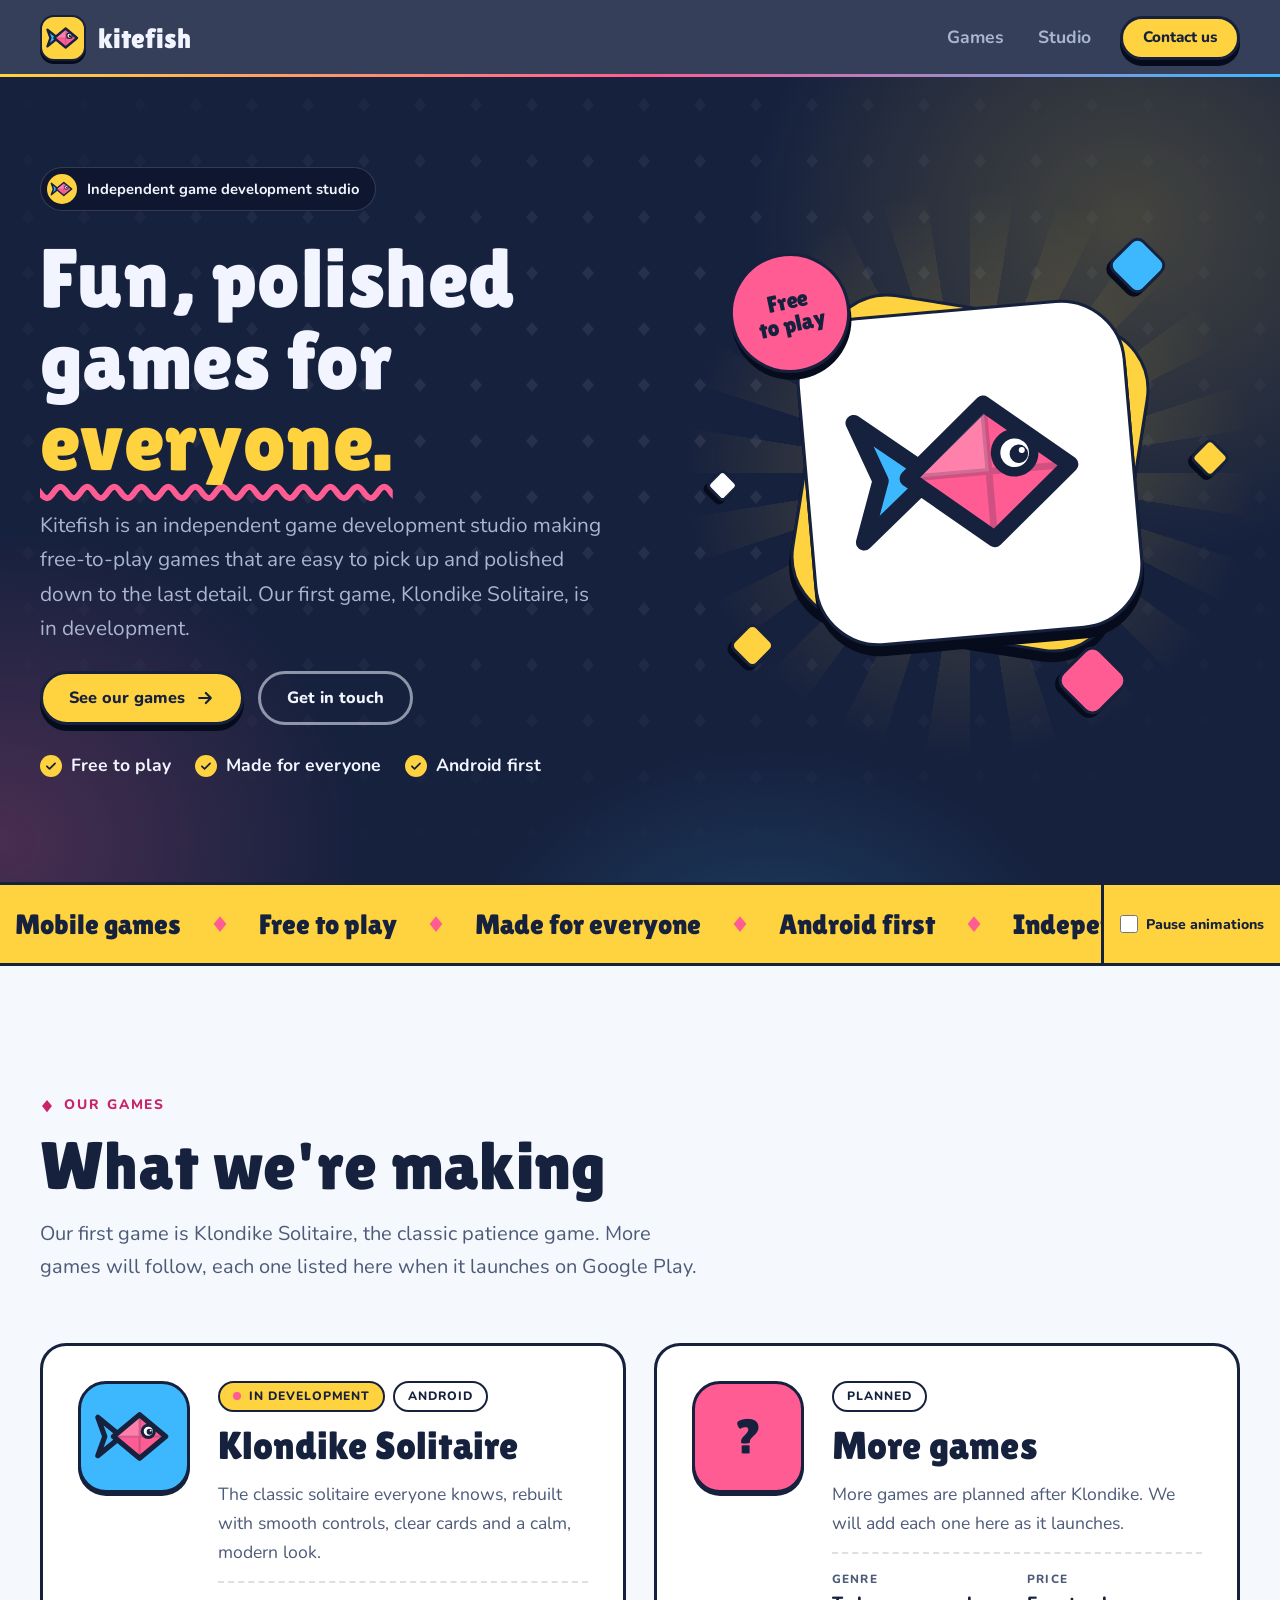
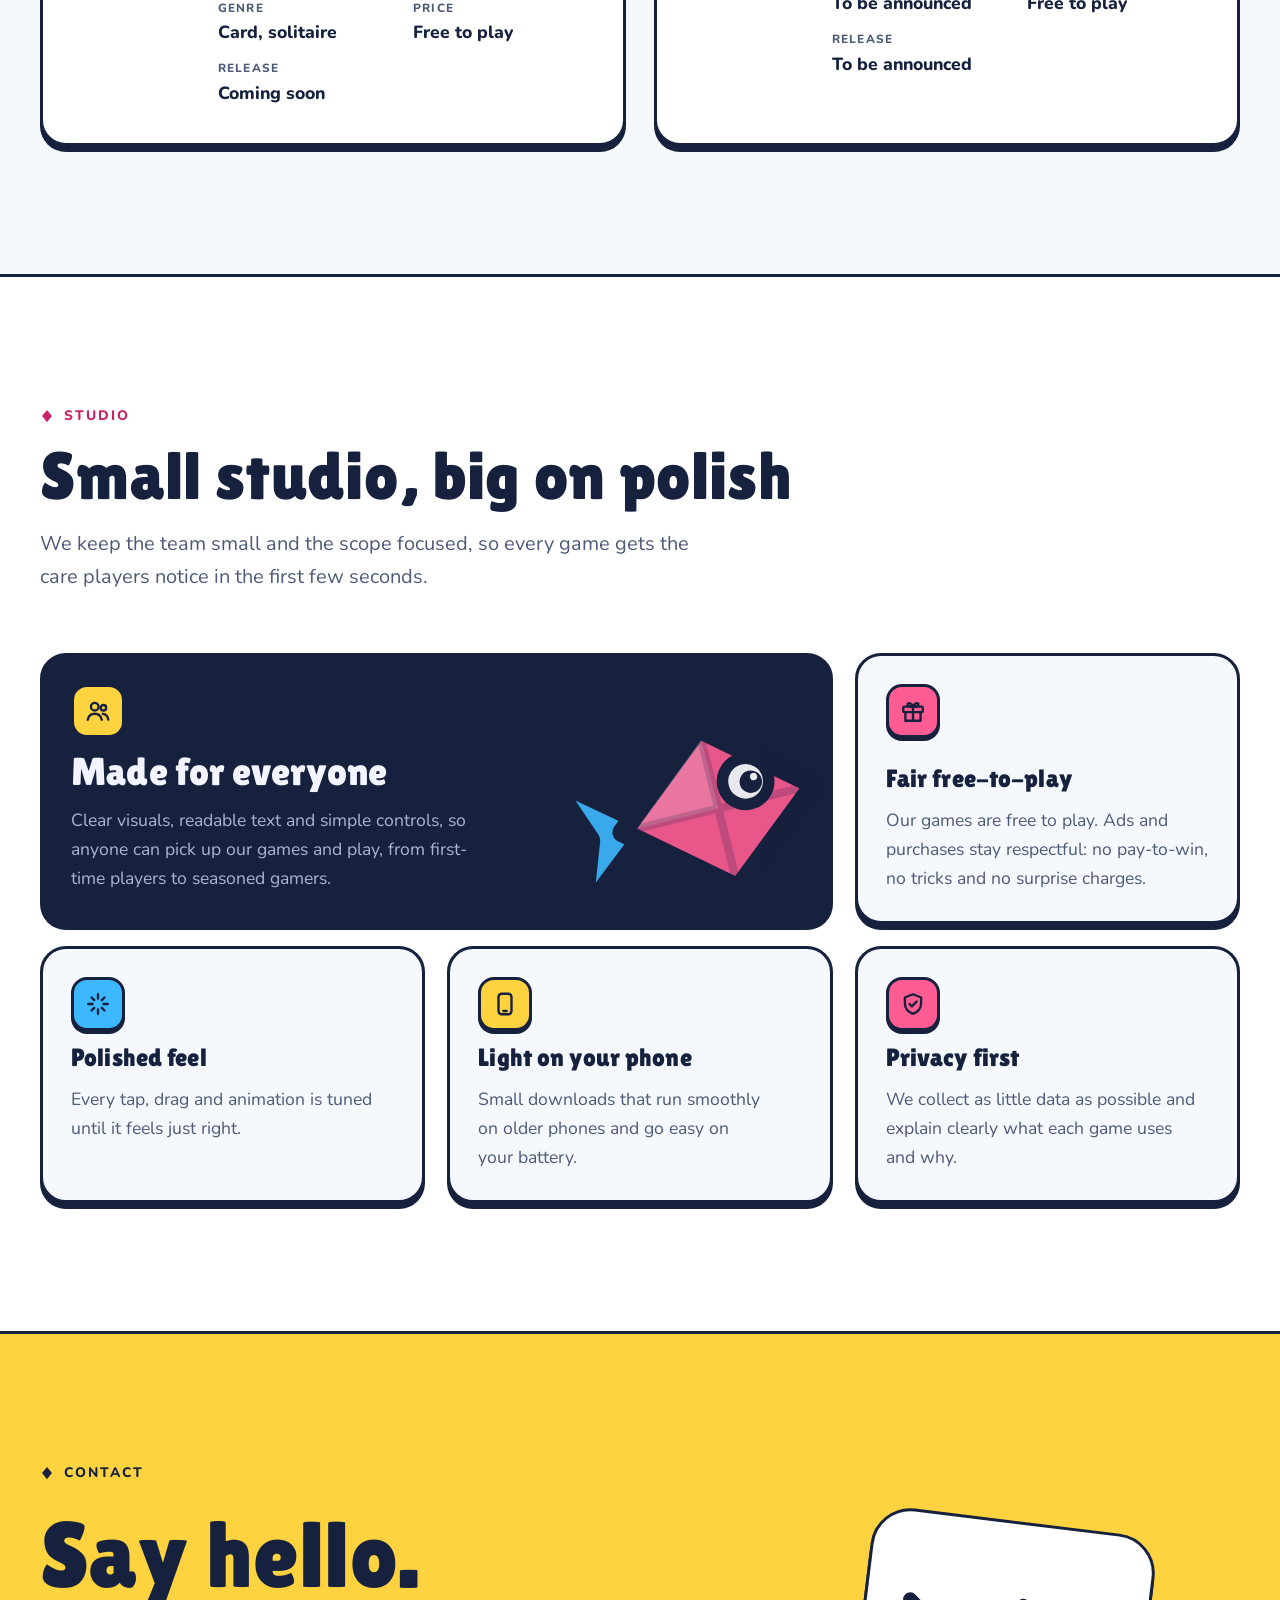
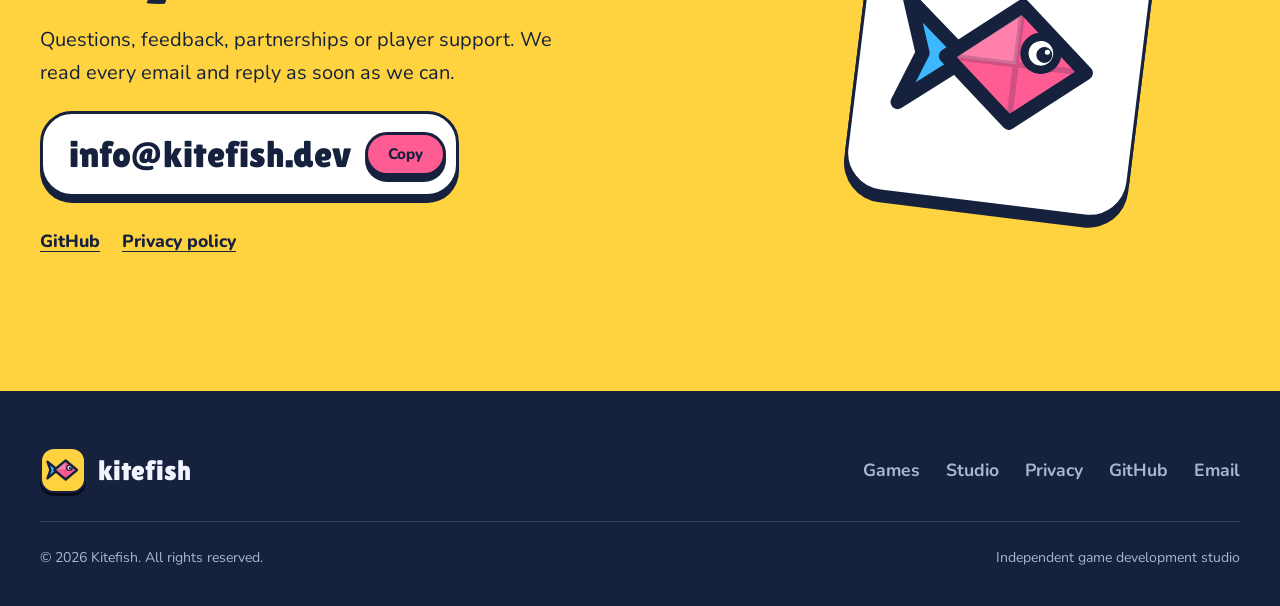
<file: index.html>
<!doctype html>
<html lang="en">
<head>
  <meta charset="utf-8">
  <meta name="viewport" content="width=device-width, initial-scale=1, viewport-fit=cover">
  <title>Kitefish | Independent Game Development Studio</title>
  <meta name="description" content="Kitefish is an independent game development studio making polished, free-to-play games for everyone. Our first game, Klondike Solitaire, is coming to Android.">
  <meta name="theme-color" content="#16213e">
  <meta property="og:type" content="website">
  <meta property="og:site_name" content="Kitefish">
  <meta property="og:title" content="Kitefish | Independent Game Development Studio">
  <meta property="og:description" content="Fun, polished games for everyone. Independent game development studio.">
  <meta property="og:url" content="https://kitefish.dev/">
  <meta property="og:image" content="https://kitefish.dev/images/og.png">
  <meta property="og:image:width" content="1200">
  <meta property="og:image:height" content="630">
  <meta property="og:image:alt" content="Kitefish logo: a pink diamond-shaped fish with a sky-blue tail on a yellow background">
  <meta name="twitter:card" content="summary_large_image">
  <meta name="twitter:image:alt" content="Kitefish logo: a pink diamond-shaped fish with a sky-blue tail on a yellow background">
  <link rel="icon" href="favicon.svg" type="image/svg+xml">
  <link rel="apple-touch-icon" href="images/logo.png">
  <link rel="preconnect" href="https://fonts.googleapis.com">
  <link rel="preconnect" href="https://fonts.gstatic.com" crossorigin>
  <link rel="stylesheet" href="https://fonts.googleapis.com/css2?family=Lilita+One&family=Nunito:wght@400;600;700;800&display=swap">
  <link rel="stylesheet" href="styles.css">
  <script src="site.js" defer></script>
  <script type="application/ld+json">
  {
    "@context": "https://schema.org",
    "@type": "Organization",
    "name": "Kitefish",
    "url": "https://kitefish.dev/",
    "logo": "https://kitefish.dev/images/logo.png",
    "email": "info@kitefish.dev",
    "sameAs": ["https://github.com/kitefish-dev"]
  }
  </script>
</head>
<body>
  <a class="skip" href="#main">Skip to content</a>

  <svg width="0" height="0" style="position:absolute" aria-hidden="true">
    <symbol id="i-arrow" viewBox="0 0 24 24"><path d="M5 12h14M13 6l6 6-6 6" fill="none" stroke="currentColor" stroke-width="2.6" stroke-linecap="round" stroke-linejoin="round"/></symbol>
    <symbol id="i-check" viewBox="0 0 24 24"><path d="m5 12.5 4.5 4.5L19 7.5" fill="none" stroke="currentColor" stroke-width="3" stroke-linecap="round" stroke-linejoin="round"/></symbol>
  </svg>

  <header class="site-header">
    <div class="wrap bar">
      <a class="brand" href="./" aria-label="Kitefish home">
        <span class="brand-mark"><img src="favicon.svg" alt="" width="38" height="38"></span>
        kitefish
      </a>
      <nav class="nav" aria-label="Main">
        <a href="#games">Games</a>
        <a href="#studio">Studio</a>
        <a class="btn btn-sun btn-sm" href="#contact">Contact us</a>
      </nav>
      <button class="menu-btn" type="button" popovertarget="menu" aria-label="Open menu">
        <svg viewBox="0 0 24 24" aria-hidden="true"><path d="M4 7h16M4 12h16M4 17h16" fill="none" stroke="currentColor" stroke-width="2.4" stroke-linecap="round"/></svg>
      </button>
    </div>
    <span class="progress" aria-hidden="true"></span>
  </header>

  <nav id="menu" class="menu" popover aria-label="Menu">
    <a href="#games">Games <svg aria-hidden="true"><use href="#i-arrow"/></svg></a>
    <a href="#studio">Studio <svg aria-hidden="true"><use href="#i-arrow"/></svg></a>
    <a href="#contact">Contact us <svg aria-hidden="true"><use href="#i-arrow"/></svg></a>
  </nav>

  <main id="main">
    <section class="hero">
      <div class="hero-bg" aria-hidden="true"></div>
      <div class="wrap hero-grid">
        <div class="hero-copy">
          <span class="hero-pill rise" style="--i:0"><img src="favicon.svg" alt="">Independent game development studio</span>
          <h1 class="rise" style="--i:1">Fun, polished games for <span class="hl">everyone.</span></h1>
          <p class="lede rise" style="--i:2">Kitefish is an independent game development studio making free-to-play games that are easy to pick up and polished down to the last detail. Our first game, Klondike Solitaire, is in development.</p>
          <div class="actions rise" style="--i:3">
            <a class="btn btn-sun" href="#games">See our games <svg aria-hidden="true"><use href="#i-arrow"/></svg></a>
            <a class="btn btn-line" href="#contact">Get in touch</a>
          </div>
          <ul class="checks rise" style="--i:4">
            <li><svg aria-hidden="true"><use href="#i-check"/></svg>Free to play</li>
            <li><svg aria-hidden="true"><use href="#i-check"/></svg>Made for everyone</li>
            <li><svg aria-hidden="true"><use href="#i-check"/></svg>Android first</li>
          </ul>
        </div>

        <div class="hero-art" aria-hidden="true">
          <div class="burst"></div>
          <div class="sticker-back"></div>
          <div class="sticker"><img src="favicon.svg" alt=""></div>
          <span class="confetti" style="--s:9cqi; --c:var(--sky); top:4%; right:12%; --d:5s"></span>
          <span class="confetti" style="--s:6cqi; --c:var(--sun); top:44%; right:-1%; --d:7s"></span>
          <span class="confetti" style="--s:11cqi; --c:var(--pink); bottom:3%; right:20%; --d:6s"></span>
          <span class="confetti" style="--s:7cqi; --c:var(--sun); bottom:12%; left:3%; --d:8s"></span>
          <span class="confetti" style="--s:5cqi; --c:var(--white); top:50%; left:-2%; --d:5.5s"></span>
          <span class="badge-free">Free<br>to play</span>
        </div>
      </div>
    </section>

    <div class="ticker">
      <div class="track" aria-hidden="true">
        <ul><li>Mobile games</li><li>Free to play</li><li>Made for everyone</li><li>Android first</li><li>Independent studio</li><li>Polished to the last detail</li></ul>
        <ul><li>Mobile games</li><li>Free to play</li><li>Made for everyone</li><li>Android first</li><li>Independent studio</li><li>Polished to the last detail</li></ul>
        <ul><li>Mobile games</li><li>Free to play</li><li>Made for everyone</li><li>Android first</li><li>Independent studio</li><li>Polished to the last detail</li></ul>
        <ul><li>Mobile games</li><li>Free to play</li><li>Made for everyone</li><li>Android first</li><li>Independent studio</li><li>Polished to the last detail</li></ul>
      </div>
      <label class="motion-toggle"><input type="checkbox" id="pause-motion"> Pause animations</label>
    </div>

    <section id="games" class="section">
      <div class="wrap">
        <header class="section-head reveal">
          <p class="eyebrow">Our games</p>
          <h2>What we're making</h2>
          <p>Our first game is Klondike Solitaire, the classic patience game. More games will follow, each one listed here when it launches on Google Play.</p>
        </header>

        <div class="games">
          <!--
            To add a released game, copy this block, swap in the game's icon and
            replace the "Coming soon" span with its Google Play link:

            <article class="game reveal">
              <div class="game-body">
                <div class="app-icon"><img src="images/games/my-game.png" alt=""></div>
                <div class="game-info">
                  <div class="pills"><span class="pill">Out now</span><span class="pill">Android</span></div>
                  <h3>My Game</h3>
                  <p>One or two sentences about the game.</p>
                  <a class="btn btn-sun" href="https://play.google.com/store/apps/details?id=dev.kitefish.mygame">Get it on Google Play</a>
                </div>
              </div>
            </article>
          -->
          <article class="game reveal">
            <div class="game-body">
              <div class="app-icon" style="--tint: var(--sky)"><img src="favicon.svg" alt=""></div>
              <div class="game-info">
                <div class="pills"><span class="pill live">In development</span><span class="pill">Android</span></div>
                <h3>Klondike Solitaire</h3>
                <p>The classic solitaire everyone knows, rebuilt with smooth controls, clear cards and a calm, modern look.</p>
                <dl class="specs">
                  <div><dt>Genre</dt><dd>Card, solitaire</dd></div>
                  <div><dt>Price</dt><dd>Free to play</dd></div>
                  <div><dt>Release</dt><dd>Coming soon</dd></div>
                </dl>
              </div>
            </div>
          </article>

          <article class="game reveal">
            <div class="game-body">
              <div class="app-icon" style="--tint: var(--pink)" aria-hidden="true">?</div>
              <div class="game-info">
                <div class="pills"><span class="pill">Planned</span></div>
                <h3>More games</h3>
                <p>More games are planned after Klondike. We will add each one here as it launches.</p>
                <dl class="specs">
                  <div><dt>Genre</dt><dd>To be announced</dd></div>
                  <div><dt>Price</dt><dd>Free to play</dd></div>
                  <div><dt>Release</dt><dd>To be announced</dd></div>
                </dl>
              </div>
            </div>
          </article>
        </div>
      </div>
    </section>

    <section id="studio" class="section studio">
      <div class="wrap">
        <header class="section-head reveal">
          <p class="eyebrow">Studio</p>
          <h2>Small studio, big on polish</h2>
          <p>We keep the team small and the scope focused, so every game gets the care players notice in the first few seconds.</p>
        </header>

        <div class="bento-wrap reveal">
          <ul class="bento">
            <li class="tile wide">
              <span class="ico"><svg viewBox="0 0 24 24" aria-hidden="true"><circle cx="9" cy="8" r="3.5"/><path d="M2.5 20c.8-3.6 3.4-5.5 6.5-5.5s5.7 1.9 6.5 5.5"/><circle cx="17" cy="9" r="2.5"/><path d="M16.5 14.6c2.6.2 4.4 1.9 5 5.4"/></svg></span>
              <h3>Made for everyone</h3>
              <p>Clear visuals, readable text and simple controls, so anyone can pick up our games and play, from first-time players to seasoned gamers.</p>
            </li>
            <li class="tile" style="--tint: var(--pink)">
              <span class="ico"><svg viewBox="0 0 24 24" aria-hidden="true"><rect x="3" y="8" width="18" height="5" rx="1"/><path d="M5 13v8h14v-8M12 8v13M12 8c-1.5-4-5-4-5-2s3 2 5 2c2 0 5 0 5-2s-3.5-2-5 2"/></svg></span>
              <h3>Fair free-to-play</h3>
              <p>Our games are free to play. Ads and purchases stay respectful: no pay-to-win, no tricks and no surprise charges.</p>
            </li>
            <li class="tile" style="--tint: var(--sky)">
              <span class="ico"><svg viewBox="0 0 24 24" aria-hidden="true"><path d="M12 3v4M12 17v4M3 12h4M17 12h4M6 6l2.5 2.5M15.5 15.5 18 18M6 18l2.5-2.5M15.5 8.5 18 6"/></svg></span>
              <h3>Polished feel</h3>
              <p>Every tap, drag and animation is tuned until it feels just right.</p>
            </li>
            <li class="tile">
              <span class="ico"><svg viewBox="0 0 24 24" aria-hidden="true"><rect x="6" y="2.5" width="12" height="19" rx="3"/><path d="M10.5 18.5h3"/></svg></span>
              <h3>Light on your phone</h3>
              <p>Small downloads that run smoothly on older phones and go easy on your battery.</p>
            </li>
            <li class="tile" style="--tint: var(--pink)">
              <span class="ico"><svg viewBox="0 0 24 24" aria-hidden="true"><path d="M12 3 4.5 6v5.5c0 4.6 3.2 8.4 7.5 9.5 4.3-1.1 7.5-4.9 7.5-9.5V6z"/><path d="m8.8 12 2.2 2.2 4.3-4.4"/></svg></span>
              <h3>Privacy first</h3>
              <p>We collect as little data as possible and explain clearly what each game uses and why.</p>
            </li>
          </ul>
        </div>
      </div>
    </section>

    <section id="contact" class="section contact">
      <div class="wrap contact-inner">
        <div class="contact-copy reveal">
          <p class="eyebrow">Contact</p>
          <h2>Say hello.</h2>
          <p>Questions, feedback, partnerships or player support. We read every email and reply as soon as we can.</p>
          <div class="email-card">
            <a class="email" id="email" href="mailto:info@kitefish.dev">info@kitefish.dev</a>
            <button class="btn btn-pink btn-sm" type="button" data-copy="info@kitefish.dev" data-target="#email" data-status="#copy-status" hidden>Copy</button>
            <span id="copy-status" class="visually-hidden" role="status"></span>
          </div>
          <div class="contact-links">
            <a href="https://github.com/kitefish-dev">GitHub</a>
            <a href="privacy.html">Privacy policy</a>
          </div>
        </div>
        <div class="contact-art" aria-hidden="true">
          <div class="sticker"><img src="favicon.svg" alt=""></div>
        </div>
      </div>
    </section>
  </main>

  <footer class="site-footer">
    <div class="wrap footer-grid">
      <a class="brand" href="./" aria-label="Kitefish home">
        <span class="brand-mark"><img src="favicon.svg" alt="" width="38" height="38"></span>
        kitefish
      </a>
      <nav class="footer-links" aria-label="Footer">
        <a href="#games">Games</a>
        <a href="#studio">Studio</a>
        <a href="privacy.html">Privacy</a>
        <a href="https://github.com/kitefish-dev">GitHub</a>
        <a href="mailto:info@kitefish.dev">Email</a>
      </nav>
      <p class="fine"><span>&copy; <span data-year>2026</span> Kitefish. All rights reserved.</span><span>Independent game development studio</span></p>
    </div>
  </footer>
</body>
</html>
</file>
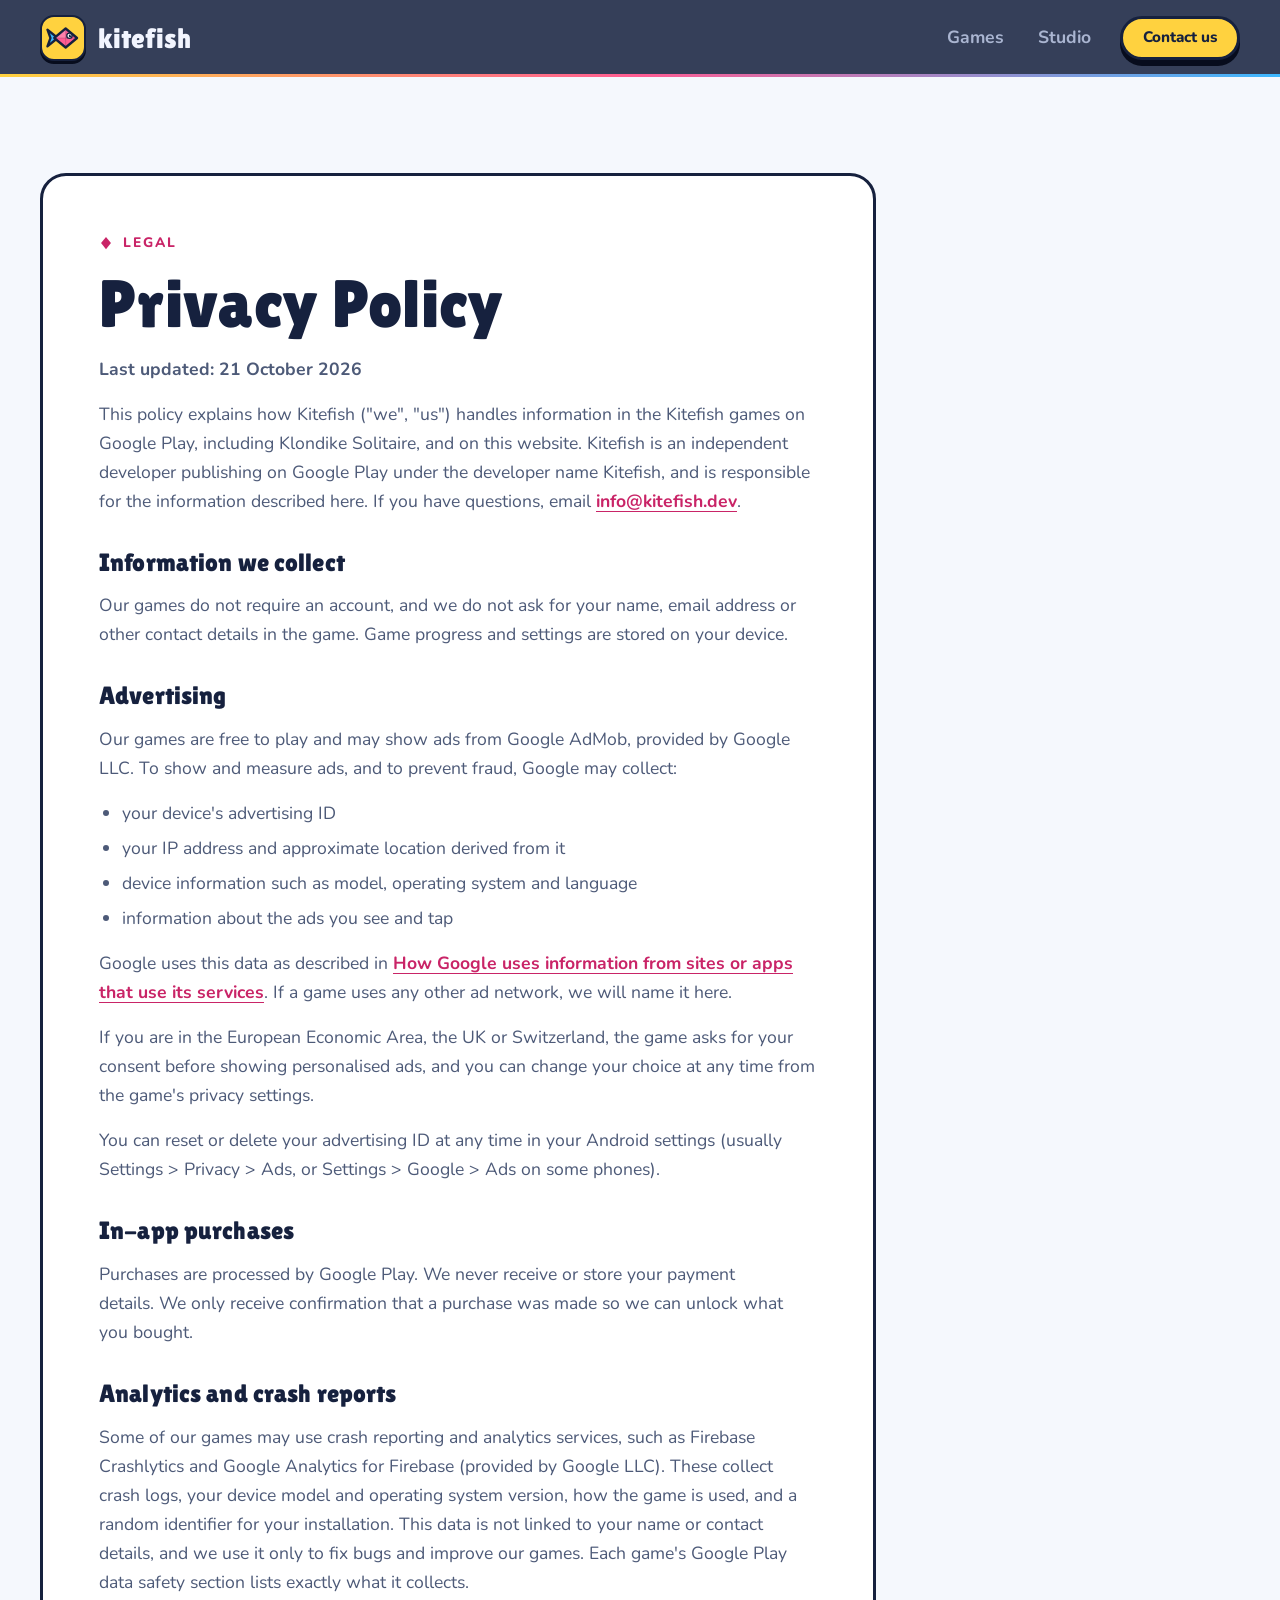
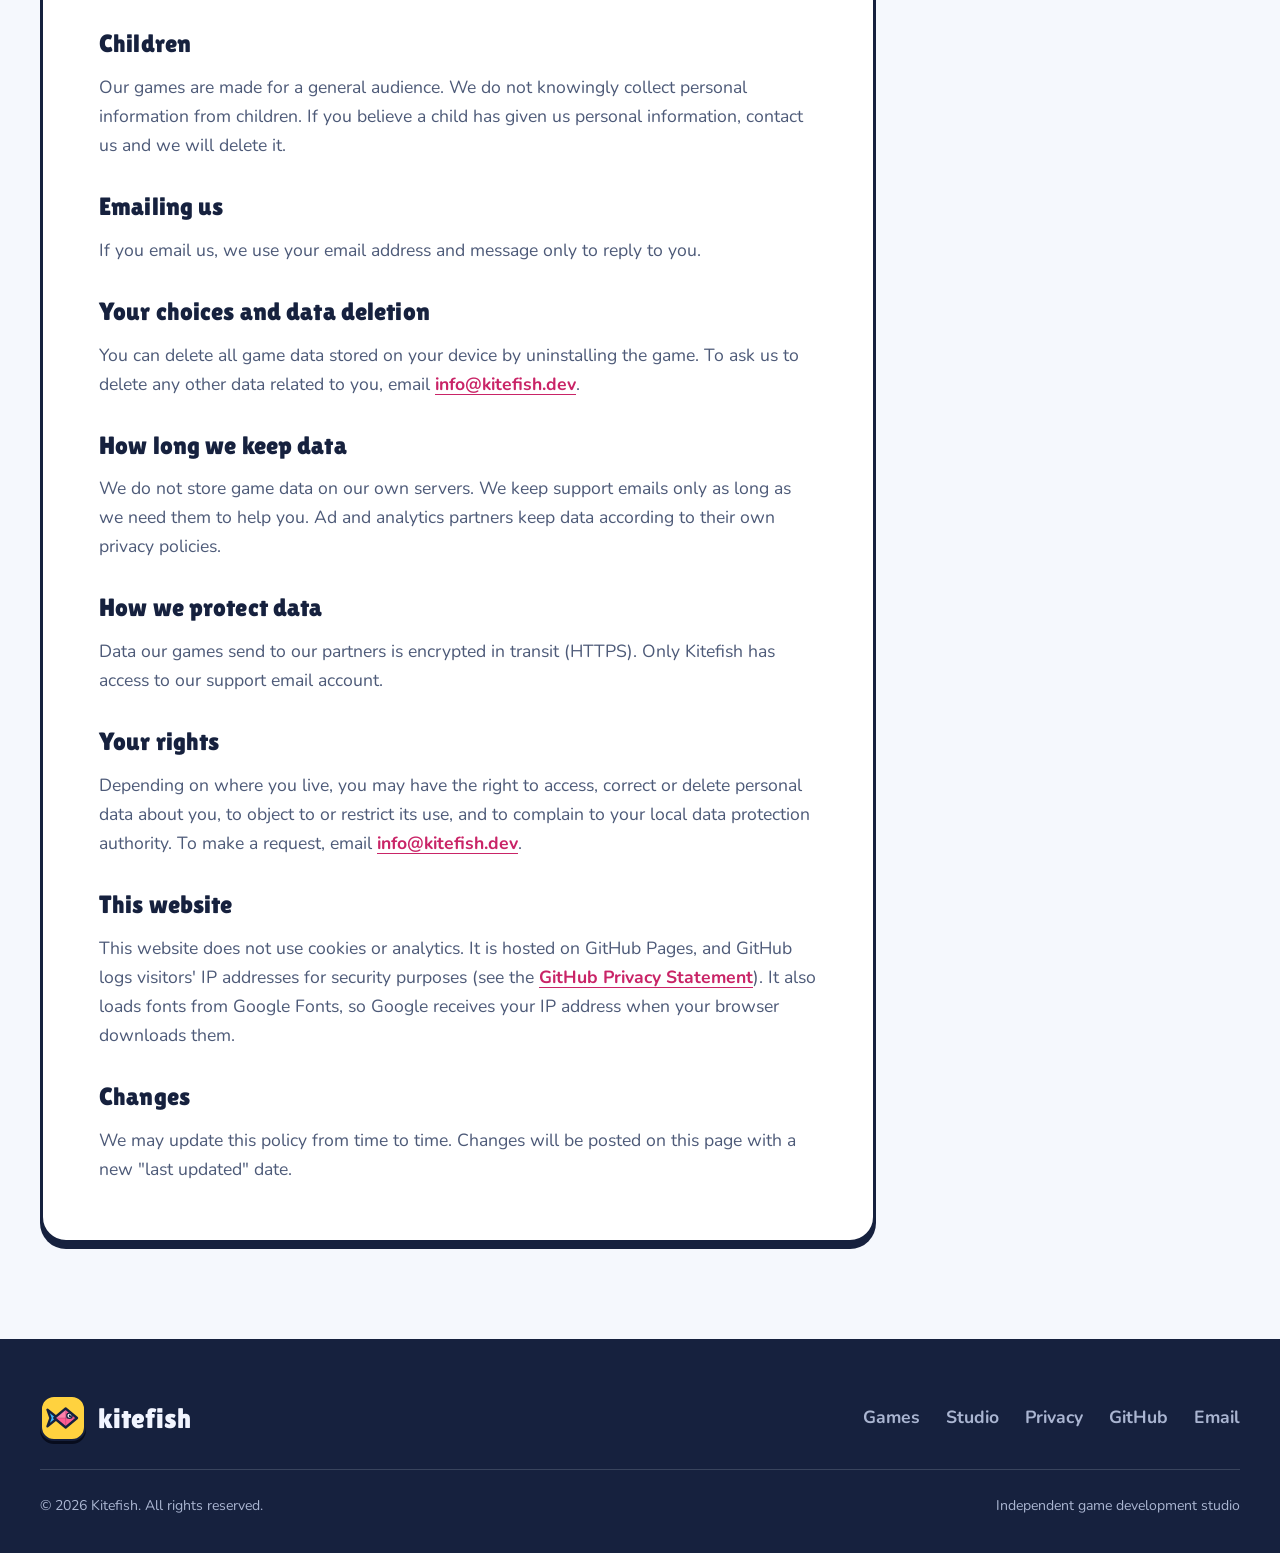
<file: privacy.html>
<!doctype html>
<html lang="en">
<head>
  <meta charset="utf-8">
  <meta name="viewport" content="width=device-width, initial-scale=1, viewport-fit=cover">
  <title>Privacy Policy | Kitefish</title>
  <meta name="description" content="How Kitefish games and the kitefish.dev website handle your data.">
  <meta name="theme-color" content="#16213e">
  <link rel="icon" href="favicon.svg" type="image/svg+xml">
  <link rel="apple-touch-icon" href="images/logo.png">
  <link rel="preconnect" href="https://fonts.googleapis.com">
  <link rel="preconnect" href="https://fonts.gstatic.com" crossorigin>
  <link rel="stylesheet" href="https://fonts.googleapis.com/css2?family=Lilita+One&family=Nunito:wght@400;600;700;800&display=swap">
  <link rel="stylesheet" href="styles.css">
  <script src="site.js" defer></script>
</head>
<body>
  <a class="skip" href="#main">Skip to content</a>

  <svg width="0" height="0" style="position:absolute" aria-hidden="true">
    <symbol id="i-arrow" viewBox="0 0 24 24"><path d="M5 12h14M13 6l6 6-6 6" fill="none" stroke="currentColor" stroke-width="2.6" stroke-linecap="round" stroke-linejoin="round"/></symbol>
  </svg>

  <header class="site-header">
    <div class="wrap bar">
      <a class="brand" href="./" aria-label="Kitefish home">
        <span class="brand-mark"><img src="favicon.svg" alt="" width="38" height="38"></span>
        kitefish
      </a>
      <nav class="nav" aria-label="Main">
        <a href="./#games">Games</a>
        <a href="./#studio">Studio</a>
        <a class="btn btn-sun btn-sm" href="./#contact">Contact us</a>
      </nav>
      <button class="menu-btn" type="button" popovertarget="menu" aria-label="Open menu">
        <svg viewBox="0 0 24 24" aria-hidden="true"><path d="M4 7h16M4 12h16M4 17h16" fill="none" stroke="currentColor" stroke-width="2.4" stroke-linecap="round"/></svg>
      </button>
    </div>
    <span class="progress" aria-hidden="true"></span>
  </header>

  <nav id="menu" class="menu" popover aria-label="Menu">
    <a href="./#games">Games <svg aria-hidden="true"><use href="#i-arrow"/></svg></a>
    <a href="./#studio">Studio <svg aria-hidden="true"><use href="#i-arrow"/></svg></a>
    <a href="./#contact">Contact us <svg aria-hidden="true"><use href="#i-arrow"/></svg></a>
  </nav>

  <main id="main" class="doc">
    <div class="wrap">
      <article class="prose">
        <p class="eyebrow">Legal</p>
        <h1>Privacy Policy</h1>
        <p class="updated">Last updated: 21 October 2026</p>

        <p>This policy explains how Kitefish ("we", "us") handles information in the Kitefish games on Google Play, including Klondike Solitaire, and on this website. Kitefish is an independent developer publishing on Google Play under the developer name Kitefish, and is responsible for the information described here. If you have questions, email <a href="mailto:info@kitefish.dev">info@kitefish.dev</a>.</p>

        <h2>Information we collect</h2>
        <p>Our games do not require an account, and we do not ask for your name, email address or other contact details in the game. Game progress and settings are stored on your device.</p>

        <h2>Advertising</h2>
        <p>Our games are free to play and may show ads from Google AdMob, provided by Google LLC. To show and measure ads, and to prevent fraud, Google may collect:</p>
        <ul>
          <li>your device's advertising ID</li>
          <li>your IP address and approximate location derived from it</li>
          <li>device information such as model, operating system and language</li>
          <li>information about the ads you see and tap</li>
        </ul>
        <p>Google uses this data as described in <a href="https://policies.google.com/technologies/partner-sites">How Google uses information from sites or apps that use its services</a>. If a game uses any other ad network, we will name it here.</p>
        <p>If you are in the European Economic Area, the UK or Switzerland, the game asks for your consent before showing personalised ads, and you can change your choice at any time from the game's privacy settings.</p>
        <p>You can reset or delete your advertising ID at any time in your Android settings (usually Settings &gt; Privacy &gt; Ads, or Settings &gt; Google &gt; Ads on some phones).</p>

        <h2>In-app purchases</h2>
        <p>Purchases are processed by Google Play. We never receive or store your payment details. We only receive confirmation that a purchase was made so we can unlock what you bought.</p>

        <h2>Analytics and crash reports</h2>
        <p>Some of our games may use crash reporting and analytics services, such as Firebase Crashlytics and Google Analytics for Firebase (provided by Google LLC). These collect crash logs, your device model and operating system version, how the game is used, and a random identifier for your installation. This data is not linked to your name or contact details, and we use it only to fix bugs and improve our games. Each game's Google Play data safety section lists exactly what it collects.</p>

        <h2>Children</h2>
        <p>Our games are made for a general audience. We do not knowingly collect personal information from children. If you believe a child has given us personal information, contact us and we will delete it.</p>

        <h2>Emailing us</h2>
        <p>If you email us, we use your email address and message only to reply to you.</p>

        <h2>Your choices and data deletion</h2>
        <p>You can delete all game data stored on your device by uninstalling the game. To ask us to delete any other data related to you, email <a href="mailto:info@kitefish.dev">info@kitefish.dev</a>.</p>

        <h2>How long we keep data</h2>
        <p>We do not store game data on our own servers. We keep support emails only as long as we need them to help you. Ad and analytics partners keep data according to their own privacy policies.</p>

        <h2>How we protect data</h2>
        <p>Data our games send to our partners is encrypted in transit (HTTPS). Only Kitefish has access to our support email account.</p>

        <h2>Your rights</h2>
        <p>Depending on where you live, you may have the right to access, correct or delete personal data about you, to object to or restrict its use, and to complain to your local data protection authority. To make a request, email <a href="mailto:info@kitefish.dev">info@kitefish.dev</a>.</p>

        <h2>This website</h2>
        <p>This website does not use cookies or analytics. It is hosted on GitHub Pages, and GitHub logs visitors' IP addresses for security purposes (see the <a href="https://docs.github.com/en/site-policy/privacy-policies/github-general-privacy-statement">GitHub Privacy Statement</a>). It also loads fonts from Google Fonts, so Google receives your IP address when your browser downloads them.</p>

        <h2>Changes</h2>
        <p>We may update this policy from time to time. Changes will be posted on this page with a new "last updated" date.</p>
      </article>
    </div>
  </main>

  <footer class="site-footer">
    <div class="wrap footer-grid">
      <a class="brand" href="./" aria-label="Kitefish home">
        <span class="brand-mark"><img src="favicon.svg" alt="" width="38" height="38"></span>
        kitefish
      </a>
      <nav class="footer-links" aria-label="Footer">
        <a href="./#games">Games</a>
        <a href="./#studio">Studio</a>
        <a href="privacy.html" aria-current="page">Privacy</a>
        <a href="https://github.com/kitefish-dev">GitHub</a>
        <a href="mailto:info@kitefish.dev">Email</a>
      </nav>
      <p class="fine"><span>&copy; <span data-year>2026</span> Kitefish. All rights reserved.</span><span>Independent game development studio</span></p>
    </div>
  </footer>
</body>
</html>
</file>
<file: styles.css>
/* Kitefish site styles.
   Brand: "Sticker Pop" — sunshine, bubblegum, sky and a navy outline that
   gives every element a die-cut sticker edge. */

@media (prefers-reduced-motion: no-preference) {
  @view-transition { navigation: auto; }
}

@layer reset, tokens, base, layout, components, sections, motion;

/* ---------- Reset ---------- */
@layer reset {
  *, *::before, *::after { box-sizing: border-box; }
  * { margin: 0; padding: 0; }
  html { -webkit-text-size-adjust: none; text-size-adjust: none; }
  img, svg { display: block; max-width: 100%; }
  ul, ol { list-style: none; }
  button { font: inherit; color: inherit; background: none; border: 0; cursor: pointer; }
  [hidden] { display: none !important; }
}

/* ---------- Tokens ---------- */
@layer tokens {
  :root {
    color-scheme: light;

    /* Brand */
    --sun: #ffd23f;
    --pink: #ff5c93;
    --sky: #3db8ff;
    --navy: #16213e;
    --white: #ffffff;

    /* Derived */
    --navy-deep: #070c1d;
    --paper: #f5f8fd;
    --ink: var(--navy);
    --ink-muted: #4d5a78;
    --on-navy: #f2f5ff;
    --on-navy-muted: #aab5d1;
    --line: color-mix(in oklch, var(--navy) 14%, transparent);
    --line-on-navy: color-mix(in oklch, var(--on-navy) 16%, transparent);
    --pink-deep: #c92467;

    /* The brand diamond, used as a mask */
    --diamond: url("data:image/svg+xml,%3Csvg xmlns='http://www.w3.org/2000/svg' viewBox='0 0 24 24'%3E%3Cpath d='M12 1.5 20.5 12 12 22.5 3.5 12z'/%3E%3C/svg%3E");

    /* Type */
    --font-display: "Lilita One", "Arial Rounded MT Bold", "Trebuchet MS", sans-serif;
    --font-body: "Nunito", ui-rounded, system-ui, -apple-system, "Segoe UI", Roboto, sans-serif;
    --step--1: clamp(0.8rem, 0.78rem + 0.1vw, 0.86rem);
    --step-0: clamp(1rem, 0.97rem + 0.18vw, 1.1rem);
    --step-1: clamp(1.3rem, 1.18rem + 0.5vw, 1.6rem);
    --step-2: clamp(1.7rem, 1.4rem + 1.3vw, 2.5rem);
    --step-3: clamp(2.3rem, 1.6rem + 3.2vw, 4.2rem);

    /* Sticker system */
    --lift-c: var(--navy);
    --border: 3px solid var(--navy);
    --radius: 26px;
    --radius-sm: 16px;

    --max: 1200px;
    --header-h: 76px;
    --ease-out: cubic-bezier(0.16, 1, 0.3, 1);
    --ease-spring: cubic-bezier(0.34, 1.56, 0.64, 1);
  }

  /* Re-resolve the drop shadows wherever a section changes --lift-c */
  :root, .site-header, .hero {
    --lift: 0 6px 0 var(--lift-c);
    --lift-hover: 0 9px 0 var(--lift-c);
    --lift-sm: 0 3px 0 var(--lift-c);
  }

  @supports (color: oklch(from red l c h)) {
    :root { --pink-deep: oklch(from var(--pink) calc(l - 0.15) c h); }
  }
}

/* ---------- Base ---------- */
@layer base {
  html {
    background: var(--navy);
    scroll-padding-top: calc(var(--header-h) + 12px);
  }
  body {
    min-height: 100svh;
    background: var(--paper);
    color: var(--ink);
    font-family: var(--font-body);
    font-size: var(--step-0);
    line-height: 1.65;
    -webkit-font-smoothing: antialiased;
    overflow-x: clip;
  }
  h1, h2, h3 {
    font-family: var(--font-display);
    font-weight: 400;
    line-height: 1.02;
    letter-spacing: 0.005em;
    text-wrap: balance;
  }
  p { text-wrap: pretty; }
  a { color: inherit; text-underline-offset: 0.2em; }
  /* Navy ring on light surfaces, sky ring on navy ones */
  :focus-visible { outline: 3px solid var(--focus, var(--navy)); outline-offset: 3px; border-radius: 10px; }
  .site-header, .hero, .site-footer, .skip { --focus: var(--sky); }
  .visually-hidden {
    position: absolute;
    width: 1px; height: 1px;
    margin: -1px;
    overflow: hidden;
    clip-path: inset(50%);
    white-space: nowrap;
  }
  ::selection { background: var(--sun); color: var(--navy); }
  .skip {
    position: absolute;
    left: 16px;
    top: -100px;
    z-index: 100;
    padding: 10px 16px;
    border: var(--border);
    border-radius: 12px;
    background: var(--sun);
    color: var(--navy);
    font-weight: 800;
    &:focus { top: 12px; }
  }
}

/* ---------- Layout ---------- */
@layer layout {
  .wrap {
    width: 100%;
    max-width: calc(var(--max) + 80px);
    margin-inline: auto;
    padding-left: max(clamp(16px, 4vw, 40px), env(safe-area-inset-left, 0px));
    padding-right: max(clamp(16px, 4vw, 40px), env(safe-area-inset-right, 0px));
  }
  .section { padding-block: clamp(72px, 10vw, 136px); }
  .section-head {
    display: grid;
    justify-items: start;
    gap: 16px;
    max-width: 780px;
    margin-bottom: clamp(36px, 5vw, 60px);
    & h2 { font-size: var(--step-3); }
    & p { color: var(--ink-muted); font-size: clamp(1.05rem, 1rem + 0.4vw, 1.25rem); max-width: 56ch; }
  }
}

/* ---------- Components ---------- */
@layer components {
  .eyebrow {
    display: inline-flex;
    align-items: center;
    gap: 10px;
    font-weight: 800;
    font-size: var(--step--1);
    letter-spacing: 0.14em;
    text-transform: uppercase;
    color: var(--pink-deep);
    &::before {
      content: "";
      width: 14px; height: 14px;
      background: currentColor;
      -webkit-mask: var(--diamond) center / contain no-repeat;
      mask: var(--diamond) center / contain no-repeat;
    }
  }

  /* Sticker buttons: outline + solid drop that presses down */
  .btn {
    --bg: var(--white);
    --fg: var(--navy);
    display: inline-flex;
    align-items: center;
    justify-content: center;
    gap: 10px;
    min-height: 54px;
    padding: 0 26px;
    border: var(--border);
    border-radius: 999px;
    background: var(--bg);
    color: var(--fg);
    box-shadow: var(--lift);
    font-weight: 800;
    font-size: 1.02rem;
    text-decoration: none;
    white-space: nowrap;
    transition: translate 0.2s var(--ease-out), box-shadow 0.2s var(--ease-out), background-color 0.2s;
    & svg { width: 20px; height: 20px; flex: none; transition: translate 0.3s var(--ease-spring); }
    &:hover { translate: 0 -3px; box-shadow: var(--lift-hover); & svg { translate: 3px 0; } }
    &:active { translate: 0 4px; box-shadow: 0 2px 0 var(--lift-c); }
  }
  .btn-sun { --bg: var(--sun); &:hover { --bg: color-mix(in oklch, var(--sun), var(--white) 25%); } }
  .btn-pink { --bg: var(--pink); --fg: var(--navy); }
  .btn-line {
    --bg: transparent;
    --fg: var(--on-navy);
    border-color: color-mix(in oklch, var(--on-navy) 55%, transparent);
    box-shadow: none;
    &:hover { --bg: var(--line-on-navy); box-shadow: none; border-color: var(--on-navy); }
    &:active { box-shadow: none; }
  }
  .btn-sm { min-height: 44px; padding-inline: 20px; font-size: 0.95rem; }

  .pill {
    display: inline-flex;
    align-items: center;
    gap: 8px;
    padding: 5px 13px;
    border: 2px solid var(--navy);
    border-radius: 999px;
    background: var(--white);
    font-weight: 800;
    font-size: 0.76rem;
    letter-spacing: 0.08em;
    text-transform: uppercase;
    line-height: 1.4;
    &.live {
      background: var(--sun);
      &::before {
        content: "";
        width: 8px; height: 8px;
        border-radius: 50%;
        background: var(--pink);
      }
    }
  }
  .pills { display: flex; flex-wrap: wrap; gap: 8px; }

  /* Brand lockup: app-icon tile + wordmark */
  .brand {
    display: inline-flex;
    align-items: center;
    gap: 12px;
    text-decoration: none;
    font-family: var(--font-display);
    font-size: 1.75rem;
    line-height: 1;
    & .brand-mark {
      display: grid;
      place-items: center;
      width: 46px; height: 46px;
      border: 2.5px solid var(--navy);
      border-radius: 14px;
      background: var(--sun);
      box-shadow: 0 3px 0 var(--navy-deep);
      transition: rotate 0.5s var(--ease-spring), scale 0.5s var(--ease-spring);
      & img { width: 38px; height: 38px; }
    }
    &:hover .brand-mark { rotate: -8deg; scale: 1.06; }
  }
}

/* ---------- Sections ---------- */
@layer sections {

  /* Header */
  .site-header {
    --lift-c: var(--navy-deep);
    position: sticky;
    top: 0;
    z-index: 50;
    padding-top: env(safe-area-inset-top, 0px);
    background: color-mix(in oklch, var(--navy) 86%, transparent);
    backdrop-filter: blur(14px) saturate(150%);
    -webkit-backdrop-filter: blur(14px) saturate(150%);
    border-bottom: 1px solid var(--line-on-navy);
    color: var(--on-navy);
    /* Only one element per page may carry a given transition name */
    & .brand { view-transition-name: brand; }
    & .bar {
      height: var(--header-h);
      display: flex;
      align-items: center;
      justify-content: space-between;
      gap: 16px;
    }
  }
  .progress { display: none; }
  .nav {
    display: flex;
    align-items: center;
    gap: 4px;
    & > a:not(.btn) {
      padding: 8px 15px;
      border-radius: 999px;
      font-weight: 700;
      text-decoration: none;
      color: var(--on-navy-muted);
      transition: color 0.2s, background-color 0.2s;
      &:hover { color: var(--on-navy); background: var(--line-on-navy); }
    }
    & .btn { margin-left: 10px; }
  }
  .menu-btn {
    display: none;
    place-items: center;
    width: 46px; height: 46px;
    border: 2px solid var(--line-on-navy);
    border-radius: 14px;
    color: var(--on-navy);
    & svg { width: 22px; height: 22px; }
  }
  @media (width < 760px) {
    .nav { display: none; }
    .menu-btn { display: grid; }
  }

  /* Mobile menu (popover) */
  .menu {
    position: fixed;
    inset: calc(var(--header-h) + env(safe-area-inset-top, 0px) + 8px) max(16px, env(safe-area-inset-right, 0px)) auto auto;
    width: min(280px, calc(100vw - 32px));
    margin: 0;
    padding: 10px;
    border: var(--border);
    border-radius: 22px;
    background: var(--white);
    color: var(--navy);
    box-shadow: var(--lift);
    opacity: 0;
    translate: 0 -10px;
    scale: 0.97;
    transform-origin: top right;
    transition: opacity 0.2s, translate 0.3s var(--ease-out), scale 0.3s var(--ease-out),
      overlay 0.3s allow-discrete, display 0.3s allow-discrete;
    &:popover-open {
      display: grid;
      gap: 2px;
      opacity: 1;
      translate: 0 0;
      scale: 1;
      @starting-style { opacity: 0; translate: 0 -10px; scale: 0.97; }
    }
    & a {
      display: flex;
      align-items: center;
      justify-content: space-between;
      padding: 13px 14px;
      border-radius: 14px;
      font-weight: 800;
      text-decoration: none;
      &:hover { background: var(--paper); }
      & svg { width: 18px; height: 18px; }
    }
    &::backdrop { background: color-mix(in oklch, var(--navy) 40%, transparent); }
  }

  /* Hero */
  .hero {
    --lift-c: var(--navy-deep);
    position: relative;
    isolation: isolate;
    overflow: clip;
    background: var(--navy);
    color: var(--on-navy);
    padding-block: clamp(44px, 7vw, 100px) clamp(56px, 8vw, 110px);
  }
  .hero-bg {
    position: absolute;
    inset: 0;
    z-index: -1;
    pointer-events: none;
    background:
      radial-gradient(42% 60% at 88% 18%, color-mix(in oklch, var(--sun) 20%, transparent), transparent 70%),
      radial-gradient(40% 55% at 0% 95%, color-mix(in oklch, var(--pink) 22%, transparent), transparent 70%),
      radial-gradient(35% 45% at 60% 115%, color-mix(in oklch, var(--sky) 22%, transparent), transparent 70%);
    &::before {
      content: "";
      position: absolute;
      inset: 0;
      background-image: url("data:image/svg+xml,%3Csvg xmlns='http://www.w3.org/2000/svg' width='56' height='56'%3E%3Cpath d='M28 21l6 7-6 7-6-7z' fill='%23fff'/%3E%3C/svg%3E");
      background-size: 56px 56px;
      opacity: 0.07;
      mask-image: radial-gradient(85% 75% at 50% 40%, #000 20%, transparent 80%);
    }
  }
  .hero-grid {
    display: grid;
    grid-template-columns: minmax(0, 1.1fr) minmax(0, 1fr);
    align-items: center;
    gap: clamp(28px, 5vw, 72px);
  }
  @media (width < 900px) {
    .hero-grid { grid-template-columns: minmax(0, 1fr); }
  }
  .hero-copy {
    container-type: inline-size;
    display: grid;
    justify-items: start;
    gap: 26px;
    & h1 {
      font-size: clamp(2.7rem, 14cqi, 5.8rem);
      line-height: 0.98;
      /* Single column: the copy is full width, so cap by viewport height too */
      @media (width < 900px) { font-size: clamp(2.7rem, min(10cqi, 15svh), 4.5rem); }
    }
  }
  .hero-pill {
    display: inline-flex;
    align-items: center;
    gap: 10px;
    padding: 6px 16px 6px 6px;
    border: 1.5px solid var(--line-on-navy);
    border-radius: 999px;
    background: color-mix(in oklch, var(--navy-deep) 40%, transparent);
    font-weight: 700;
    font-size: 0.92rem;
    color: var(--on-navy);
    & img {
      width: 30px; height: 30px;
      padding: 2px;
      border-radius: 50%;
      background: var(--sun);
    }
  }
  .hl {
    color: var(--sun);
    text-decoration: underline wavy var(--pink);
    text-decoration-thickness: 0.07em;
    text-underline-offset: 0.18em;
    text-decoration-skip-ink: none;
  }
  .lede { font-size: clamp(1.08rem, 1rem + 0.45vw, 1.3rem); color: var(--on-navy-muted); max-width: 48ch; }
  .actions { display: flex; flex-wrap: wrap; gap: 14px; }
  .checks {
    display: flex;
    flex-wrap: wrap;
    gap: 10px 24px;
    font-weight: 700;
    & li { display: inline-flex; align-items: center; gap: 9px; }
    & svg {
      width: 22px; height: 22px;
      padding: 4px;
      border-radius: 50%;
      background: var(--sun);
      color: var(--navy);
    }
  }

  /* Hero art: the mark as a big die-cut sticker on a sunburst */
  .hero-art {
    container-type: inline-size;
    position: relative;
    width: 100%;
    max-width: 500px;
    aspect-ratio: 1;
    justify-self: center;
  }
  @media (width < 900px) {
    .hero-art { max-width: 380px; }
  }
  .burst {
    position: absolute;
    inset: -8%;
    border-radius: 50%;
    background: repeating-conic-gradient(
      color-mix(in oklch, var(--sun) 16%, transparent) 0 9deg, transparent 9deg 18deg);
    mask-image: radial-gradient(closest-side, #000 35%, transparent 100%);
  }
  .sticker-back,
  .sticker {
    position: absolute;
    inset: 17%;
    border: 3px solid var(--navy);
    border-radius: 13cqi;
  }
  .sticker-back {
    background: var(--sun);
    rotate: 9deg;
    box-shadow: 0 2cqi 0 var(--navy-deep);
  }
  .sticker {
    display: grid;
    place-items: center;
    background: var(--white);
    rotate: -5deg;
    box-shadow: 0 2cqi 0 var(--navy-deep);
    transition: rotate 0.6s var(--ease-spring), scale 0.6s var(--ease-spring);
    & img { width: 84%; }
  }
  .hero-art:hover .sticker { rotate: 2deg; scale: 1.03; }
  .confetti {
    position: absolute;
    width: var(--s);
    aspect-ratio: 1;
    border: 3px solid var(--navy);
    border-radius: 22%;
    background: var(--c);
    rotate: 45deg;
    box-shadow: 0 1cqi 0 var(--navy-deep);
  }
  .badge-free {
    position: absolute;
    top: 6%;
    left: 2%;
    display: grid;
    place-items: center;
    width: 24cqi;
    aspect-ratio: 1;
    border: 3px solid var(--navy);
    border-radius: 50%;
    background: var(--pink);
    color: var(--navy);
    box-shadow: 0 1.4cqi 0 var(--navy-deep);
    font-family: var(--font-display);
    font-size: 4.6cqi;
    line-height: 1;
    text-align: center;
    rotate: -12deg;
  }

  /* Ticker */
  .ticker {
    position: relative;
    overflow: clip;
    background: var(--sun);
    color: var(--navy);
    border-block: 3px solid var(--navy);
    & .track { display: flex; width: max-content; }
    & ul {
      display: flex;
      align-items: center;
      gap: 30px;
      padding: 16px 15px;
      font-family: var(--font-display);
      font-size: clamp(1.25rem, 1rem + 1vw, 1.75rem);
      white-space: nowrap;
    }
    & li { display: flex; align-items: center; gap: 30px; }
    & li::after {
      content: "";
      width: 18px; height: 18px;
      background: var(--pink);
      -webkit-mask: var(--diamond) center / contain no-repeat;
      mask: var(--diamond) center / contain no-repeat;
    }
  }
  /* Pause control for all looping motion (WCAG 2.2.2) */
  .motion-toggle {
    position: absolute;
    inset-block: 0;
    right: 0;
    display: flex;
    align-items: center;
    gap: 8px;
    padding-inline: 16px;
    border-left: 3px solid var(--navy);
    background: var(--sun);
    font-weight: 800;
    font-size: 0.88rem;
    cursor: pointer;
    & input { width: 18px; height: 18px; accent-color: var(--navy); }
    &:has(:focus-visible) { outline: 3px solid var(--navy); outline-offset: -6px; }
    @media (prefers-reduced-motion: reduce) { display: none; }
  }

  /* Games */
  .games {
    display: grid;
    grid-template-columns: repeat(auto-fit, minmax(min(100%, 440px), 1fr));
    gap: 28px;
  }
  .game {
    container: game / inline-size;
    border: var(--border);
    border-radius: var(--radius);
    background: var(--white);
    box-shadow: var(--lift);
    transition: translate 0.3s var(--ease-out), box-shadow 0.3s var(--ease-out);
    &:hover { translate: 0 -4px; box-shadow: var(--lift-hover); }
  }
  .game-body {
    display: grid;
    gap: 22px;
    padding: clamp(22px, 6cqi, 36px);
  }
  @container game (width > 520px) {
    .game-body { grid-template-columns: auto minmax(0, 1fr); gap: 28px; }
  }
  .app-icon {
    display: grid;
    place-items: center;
    width: 112px;
    aspect-ratio: 1;
    border: var(--border);
    border-radius: 28px;
    background: var(--tint, var(--sun));
    box-shadow: var(--lift-sm);
    font-family: var(--font-display);
    font-size: 3rem;
    color: var(--navy);
    & img { width: 82%; }
  }
  .game-info {
    display: grid;
    align-content: start;
    gap: 14px;
    & h3 { font-size: var(--step-2); }
    & p { color: var(--ink-muted); }
  }
  .specs {
    display: grid;
    grid-template-columns: repeat(auto-fit, minmax(120px, 1fr));
    gap: 12px 20px;
    padding-top: 16px;
    border-top: 2px dashed var(--line);
    & dt { font-size: 0.74rem; font-weight: 800; letter-spacing: 0.1em; text-transform: uppercase; color: var(--ink-muted); }
    & dd { font-weight: 800; }
  }

  /* Studio bento */
  .studio { background: var(--white); border-block: 3px solid var(--navy); }
  .bento-wrap { container-type: inline-size; }
  .bento {
    display: grid;
    grid-template-columns: repeat(3, minmax(0, 1fr));
    gap: 22px;
  }
  .tile {
    --tint: var(--sun);
    position: relative;
    isolation: isolate;
    display: grid;
    grid-row: span 3;
    grid-template-rows: subgrid;
    row-gap: 14px;
    padding: 28px;
    border: var(--border);
    border-radius: var(--radius);
    background: var(--paper);
    box-shadow: var(--lift);
    overflow: clip;
    transition: translate 0.3s var(--ease-out), box-shadow 0.3s var(--ease-out), opacity 0.3s;
    & .ico {
      display: grid;
      place-items: center;
      width: 54px; height: 54px;
      border: var(--border);
      border-radius: 16px;
      background: var(--tint);
      box-shadow: var(--lift-sm);
      & svg {
        width: 26px; height: 26px;
        fill: none;
        stroke: var(--navy);
        stroke-width: 2.2;
        stroke-linecap: round;
        stroke-linejoin: round;
      }
    }
    & h3 { font-size: var(--step-1); align-self: end; }
    & p { color: var(--ink-muted); }
    &.wide {
      grid-column: span 2;
      background: var(--navy);
      color: var(--on-navy);
      & p { color: var(--on-navy-muted); max-width: min(40ch, 58%); }
      & h3 { font-size: var(--step-2); max-width: 16ch; }
      &::after {
        content: "";
        position: absolute;
        z-index: -1;
        right: -4%;
        bottom: -22%;
        width: 42%;
        aspect-ratio: 1;
        background: url("favicon.svg") center / contain no-repeat;
        rotate: -14deg;
        opacity: 0.9;
      }
    }
  }
  @media (hover: hover) {
    .bento:has(.tile:hover) .tile:not(:hover) { opacity: 0.62; }
    .tile:hover { translate: 0 -4px; box-shadow: var(--lift-hover); }
  }
  @container (width < 860px) {
    .bento { grid-template-columns: repeat(2, minmax(0, 1fr)); }
  }
  @container (width < 560px) {
    .bento { grid-template-columns: minmax(0, 1fr); }
    .tile.wide { grid-column: auto; & p { max-width: 40ch; } &::after { opacity: 0.25; width: 60%; } }
  }

  /* Contact */
  .contact {
    position: relative;
    overflow: clip;
    background: var(--sun);
  }
  .contact-inner {
    display: grid;
    grid-template-columns: minmax(0, 1.4fr) minmax(0, 1fr);
    align-items: center;
    gap: 48px;
  }
  @media (width < 860px) {
    .contact-inner { grid-template-columns: minmax(0, 1fr); }
    .contact-art { display: none; }
  }
  .contact-copy {
    display: grid;
    justify-items: start;
    gap: 22px;
    & .eyebrow { color: var(--navy); }
    & h2 { font-size: clamp(2.8rem, 1.6rem + 5.4vw, 5.8rem); }
    & p:not(.eyebrow) { font-size: clamp(1.05rem, 1rem + 0.4vw, 1.25rem); max-width: 46ch; }
  }
  .email-card {
    display: inline-flex;
    flex-wrap: wrap;
    align-items: center;
    gap: 10px 14px;
    max-width: 100%;
    padding: 10px 10px 10px 26px;
    border: var(--border);
    border-radius: 32px;
    background: var(--white);
    box-shadow: var(--lift);
  }
  .email {
    font-family: var(--font-display);
    font-size: clamp(1.35rem, 0.9rem + 2.2vw, 2.3rem);
    line-height: 1.2;
    padding-block: 8px;
    text-decoration: none;
    overflow-wrap: anywhere;
    &:hover { color: var(--pink-deep); }
  }
  .contact-links {
    display: flex;
    flex-wrap: wrap;
    gap: 0 22px;
    font-weight: 800;
    & a { display: inline-flex; align-items: center; min-height: 44px; }
  }
  .contact-art {
    position: relative;
    justify-self: center;
    width: min(340px, 100%);
    aspect-ratio: 1;
    & .sticker { inset: 8%; border-radius: 40px; box-shadow: 0 10px 0 var(--navy); rotate: 7deg; }
    &:hover .sticker { rotate: -4deg; scale: 1.04; }
  }

  /* Footer */
  .site-footer {
    background: var(--navy);
    color: var(--on-navy-muted);
    padding-block: 56px calc(36px + env(safe-area-inset-bottom, 0px));
    & .brand { color: var(--on-navy); }
  }
  .footer-grid {
    display: grid;
    grid-template-columns: minmax(0, 1fr) auto;
    align-items: center;
    gap: 28px;
  }
  .footer-links {
    display: flex;
    flex-wrap: wrap;
    gap: 0 26px;
    font-weight: 700;
    & a {
      display: inline-flex;
      align-items: center;
      min-height: 44px;
      text-decoration: none;
      &:hover { color: var(--on-navy); }
    }
  }
  .fine {
    grid-column: 1 / -1;
    display: flex;
    flex-wrap: wrap;
    justify-content: space-between;
    gap: 8px 20px;
    padding-top: 24px;
    border-top: 1px solid var(--line-on-navy);
    font-size: 0.88rem;
  }
  @media (width < 640px) {
    .footer-grid { grid-template-columns: minmax(0, 1fr); }
  }

  /* Privacy and other long-form pages */
  .doc { padding-block: clamp(48px, 8vw, 96px); }
  .prose {
    max-width: 76ch;
    display: grid;
    gap: 16px;
    padding: clamp(24px, 5vw, 56px);
    border: var(--border);
    border-radius: var(--radius);
    background: var(--white);
    box-shadow: var(--lift);
    & h1 { font-size: var(--step-3); }
    & h2 { font-size: var(--step-1); margin-top: 18px; }
    & p:not(.eyebrow), & li { color: var(--ink-muted); }
    & ul { list-style: disc; padding-left: 1.3em; display: grid; gap: 6px; }
    & a { color: var(--pink-deep); font-weight: 700; }
    & .updated { font-weight: 700; }
  }
}

/* ---------- Motion ---------- */
@layer motion {
  @media (prefers-reduced-motion: no-preference) {
    html { scroll-behavior: smooth; }

    .rise { animation: rise 0.9s var(--ease-out) backwards; animation-delay: calc(var(--i, 0) * 90ms + 80ms); }
    @keyframes rise { from { opacity: 0; translate: 0 26px; } }

    .pill.live::before { animation: pulse 1.8s infinite; }
    @keyframes pulse {
      0% { box-shadow: 0 0 0 0 color-mix(in oklch, var(--pink) 70%, transparent); }
      70%, 100% { box-shadow: 0 0 0 8px transparent; }
    }

    /* Hero art: slow sunburst, the sticker lands, confetti floats */
    .burst { animation: spin 60s linear infinite; }
    @keyframes spin { to { rotate: 360deg; } }
    .hero-art .sticker { animation: land 0.9s var(--ease-spring) 0.25s backwards; }
    @keyframes land { from { opacity: 0; scale: 0.6; rotate: -30deg; } }
    .confetti { animation: float var(--d, 6s) ease-in-out infinite alternate; }
    @keyframes float { to { translate: 0 -3cqi; rotate: 60deg; } }
    .badge-free { animation: wobble 5s ease-in-out infinite; }
    @keyframes wobble { 50% { rotate: -4deg; scale: 1.05; } }

    .ticker .track { animation: marquee 32s linear infinite; }
    .ticker:hover .track { animation-play-state: paused; }
    @keyframes marquee { to { translate: -25% 0; } }

    /* The pause checkbox stops every looping animation, no JavaScript needed */
    :root:has(#pause-motion:checked) :is(.ticker .track, .burst, .confetti, .badge-free),
    :root:has(#pause-motion:checked) .pill.live::before { animation-play-state: paused; }

    @supports (animation-timeline: scroll()) {
      /* The hero art drifts away as you scroll */
      .hero-art { animation: drift-out linear both; animation-timeline: scroll(root); animation-range: 0 80vh; }
      @keyframes drift-out { to { translate: 0 12%; rotate: 6deg; scale: 0.92; } }

      /* Reading progress under the header */
      .progress {
        display: block;
        position: absolute;
        left: 0; right: 0; bottom: -1px;
        height: 3px;
        background: linear-gradient(90deg, var(--sun), var(--pink), var(--sky));
        transform-origin: 0 50%;
        animation: progress linear both;
        animation-timeline: scroll(root);
      }
      @keyframes progress { from { scale: 0 1; } }

      /* Sections slide up as they enter the viewport */
      .reveal { animation: reveal linear both; animation-timeline: view(); animation-range: entry 0% cover 25%; }
      @keyframes reveal { from { opacity: 0; translate: 0 56px; } }
    }
  }
}
</file>
